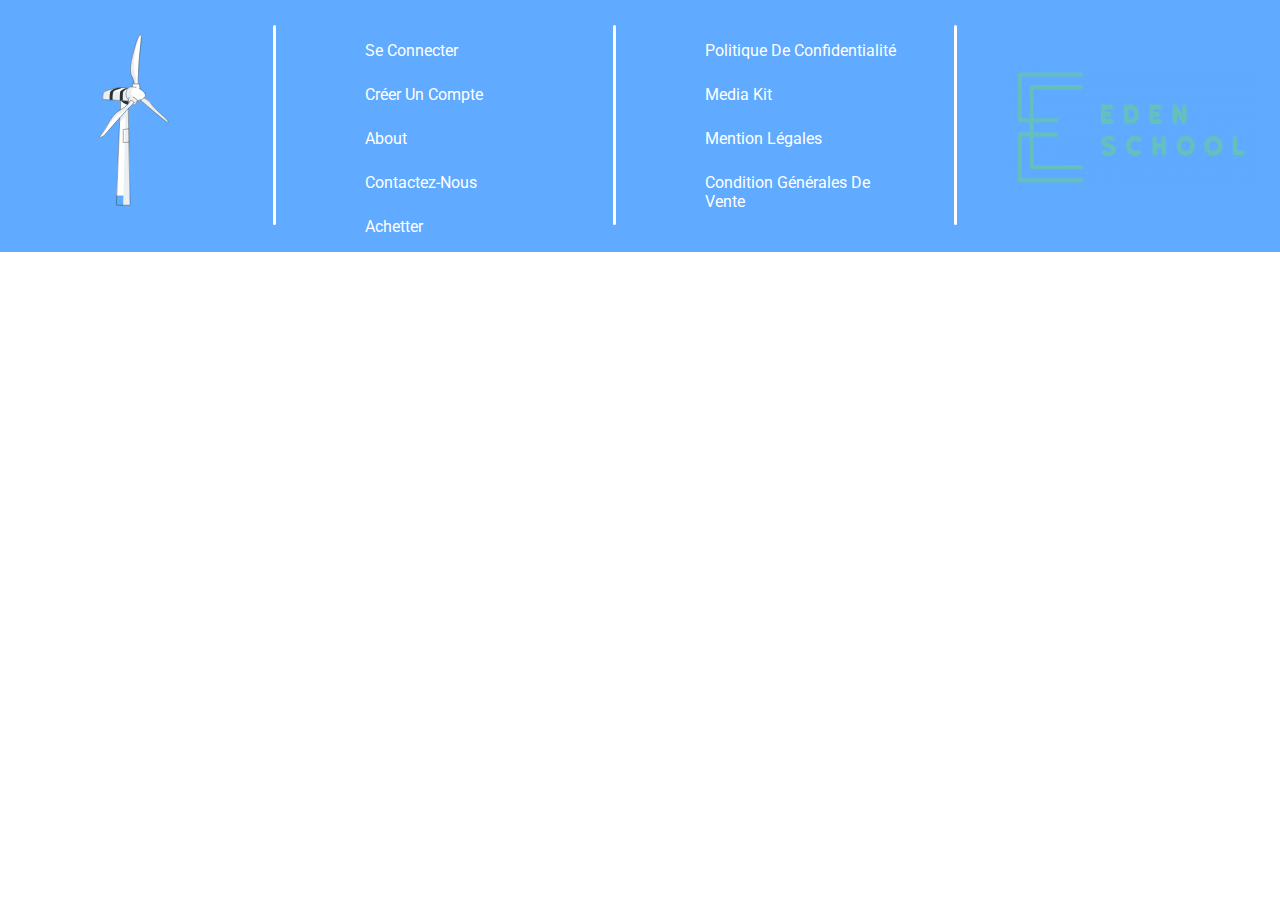
<file: Footer/Footer.html>
<!DOCTYPE html>
<html lang="fr">
<head>
    <meta charset="UTF-8">
    <meta http-equiv="X-UA-Compatible" content="IE=edge">
    <meta name="viewport" content="width=device-width, initial-scale=1.0">
    <link rel="stylesheet" type="text/css" href="./CSS/footer.css">
    <title>Footer</title>
</head>
<body>

</body>
<footer>
    <div>
        <img id="logoFFEnergyFooter" src="..\index\images\wind.svg">
        <p></p>
    </div>
    <div class="barreBlancheFooter"></div>
    <div>
        <ul class="divfooter1">
            <li>Se Connecter</li>
            <li>Créer Un Compte</li>
            <li>About</li>
            <li>Contactez-Nous</li>
            <li>Achetter</li>
        </ul>
    </div>
    <div class="barreBlancheFooter"></div>
    <div>
        <ul class="divfooter2">
            <li>Politique De Confidentialité</li>
            <li>Media Kit</li>
            <li>Mention Légales</li>
            <li>Condition Générales De Vente</li>
        </ul>
    </div>
    <div class="barreBlancheFooter"></div>
    <div>
        <img id="logoEdenSchoolFooter" src="./Image/EDEN_HORI_VERT-300x136.png">
    </div>
</footer>
</html>
</file>
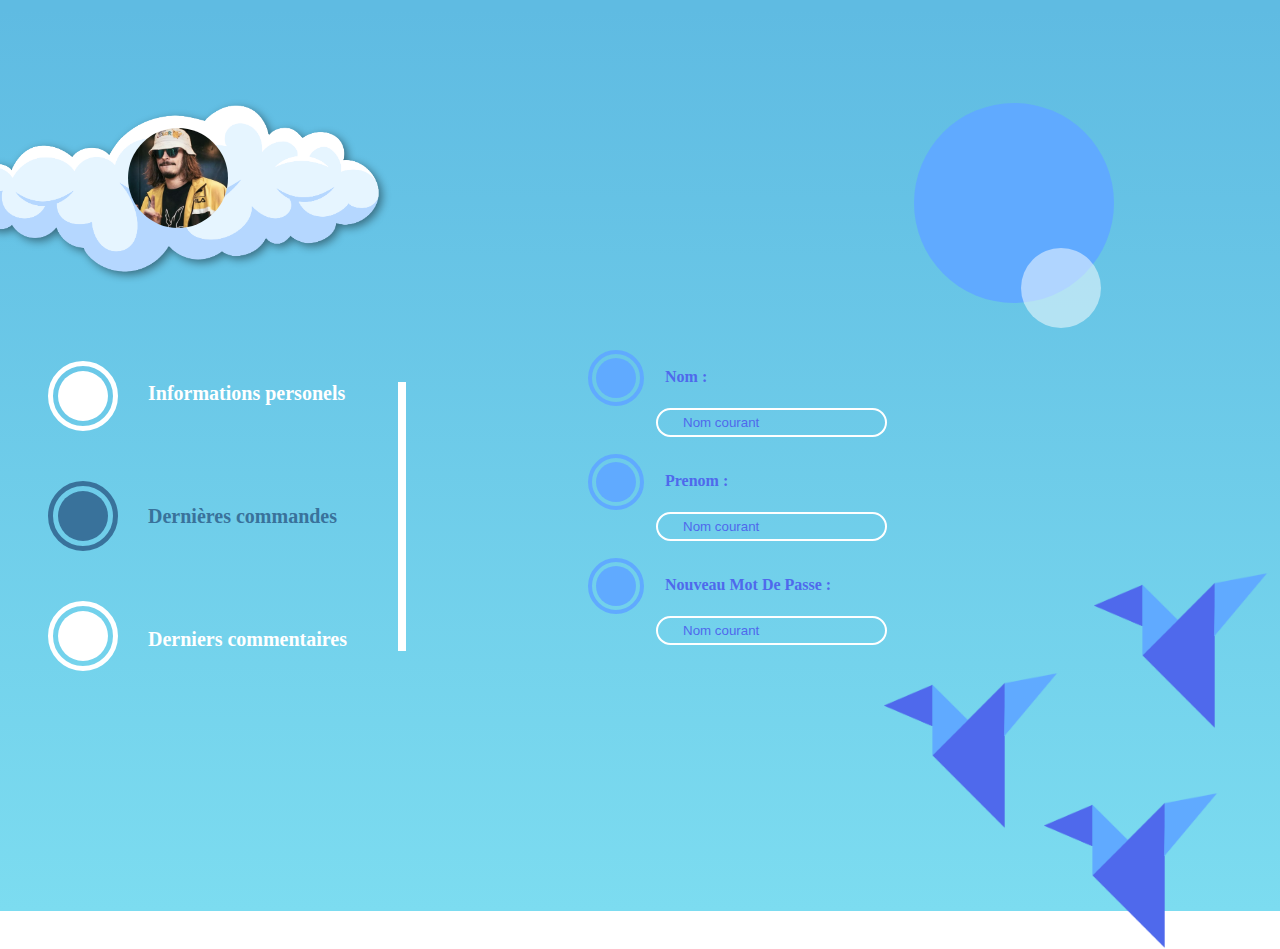
<file: Page-Compte/Compte1.html>
<!DOCTYPE html>
<html lang="fr">
<head>
    <meta charset="UTF-8">
    <meta http-equiv="X-UA-Compatible" content="IE=edge">
    <meta name="viewport" content="width=device-width, initial-scale=1.0">
    <link rel="stylesheet" type="text/css" href="./SCSS/Compte1.css">
    <title>Compte Informations personels</title>
</head>
<body>
    <section class="sectionCoter">
        <div class="PPNuage">
            <img id="nuage" src="./Image/nuage4.png">
            <img id="PP" src="./Image/lorenzo.jpg">
        </div>
        <ul>
            <li>Informations personels</li>
            <li id="selectedLi">Dernières commandes</li>
            <li>Derniers commentaires</li>
        </ul>
        <div id="lescercles">
            <div class="circle">
                <div class="circle-white-around-cirle"></div>
                <div class="circle-white"></div>
            </div>
            <div class="circle">
                <div class="selectedArroundCircle circle-white-around-cirle"></div>
                <div class="selectedcircle circle-white"></div>
            </div>
            <div class="circle">
                <div class="circle-white-around-cirle"></div>
                <div class="circle-white"></div>
            </div>
        </div>
    </section>
    <section class="sectionAuteCoter">
        <div id="bulle">
            <div class="circle-transparent-white"></div>
            <div class="circle-transparent-blue"></div>
        </div>

        <div id="LesInformations">
            <form>
                <div class="circleInfo">
                    <div class="circle-around-info"></div>
                    <div class="circle-info"></div>
                </div>
                <label>Nom :</label>
                <input type="text" placeholder="Nom courant">

                <div class="circleInfo">
                    <div class="circle-around-info"></div>
                    <div class="circle-info"></div>
                </div>
                <label>Prenom :</label>
                <input type="text" placeholder="Nom courant">

                <div class="circleInfo">
                    <div class="circle-around-info"></div>
                    <div class="circle-info"></div>
                </div>
                <label>Nouveau Mot De Passe :</label>
                <input type="text" placeholder="Nom courant">
            </form>

        </div>

        <div id="lesOiseauxCompte">
            <img id="oiseau1compte" src="./Image/oiseaux-pageCompte.png">
            <img id="oiseau2compte" src="./Image/oiseaux-pageCompte.png">
            <img id="oiseau3compte" src="./Image/oiseaux-pageCompte.png">
        </div>
    </section>
</body>
</html>
</file>
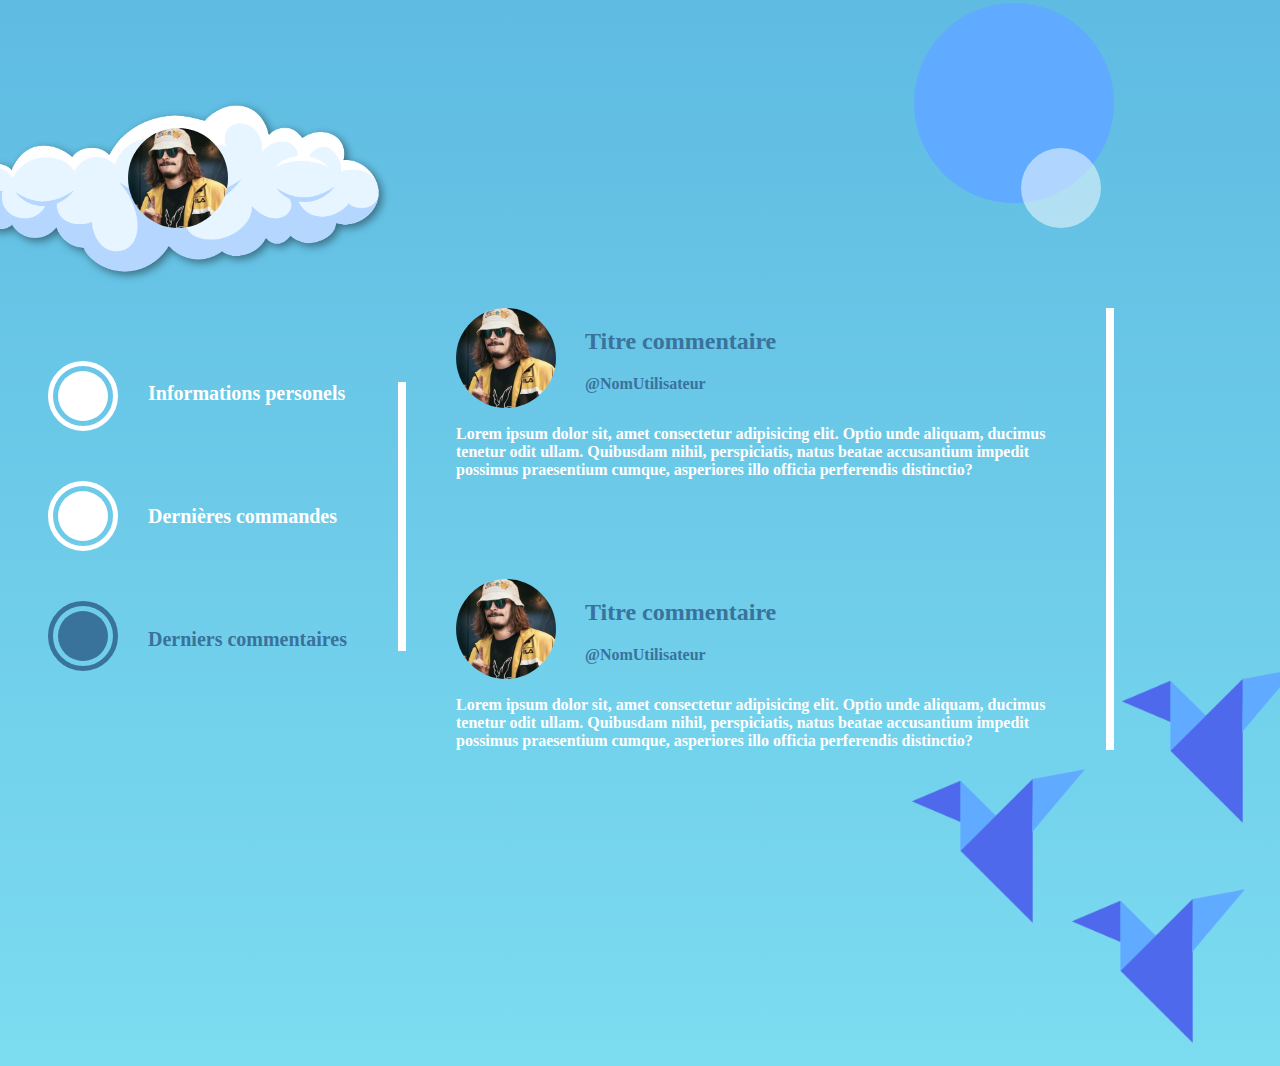
<file: Page-Compte/Compte2.html>
<!DOCTYPE html>
<html lang="fr">
<head>
    <meta charset="UTF-8">
    <meta http-equiv="X-UA-Compatible" content="IE=edge">
    <meta name="viewport" content="width=device-width, initial-scale=1.0">
    <link rel="stylesheet" type="text/css" href="./SCSS/Compte2.css">
    <title>Compte Commentaire</title>
</head>
<body>
    <section class="sectionCoter">
        <div class="PPNuage">
            <img id="nuage" src="./Image/nuage4.png">
            <img id="PP" src="./Image/lorenzo.jpg">
        </div>
        <ul>    
            <li>Informations personels</li>
            <li>Dernières commandes</li>
            <li id="selectedLi">Derniers commentaires</li>
        </ul>
        <div id="lescercles">
            <div class="circle">
                <div class="circle-white-around-cirle"></div>
                <div class="circle-white"></div>
            </div>
            <div class="circle">
                <div class="circle-white-around-cirle"></div>
                <div class="circle-white"></div>
            </div>
            <div class="circle">
                <div class="selectedArroundCircle circle-white-around-cirle"></div>
                <div class="selectedcircle circle-white"></div>
            </div>
        </div>
        
    </section>
    <section class="sectionAuteCoter">
        <div id="bulle">
            <div class="circle-transparent-white"></div>
            <div class="circle-transparent-blue"></div>
        </div>

        <div id="LesCommentaires">
            <div class="commentaire">
                <div class="topCommentaire">
                    <img src="./Image/lorenzo.jpg">
                    <div>
                        <h2>Titre commentaire</h2>
                        <p>@NomUtilisateur</p>
                    </div>
                </div>
                <p>Lorem ipsum dolor sit, amet consectetur adipisicing elit. Optio unde aliquam, ducimus tenetur odit ullam. Quibusdam nihil, perspiciatis, natus beatae accusantium impedit possimus praesentium cumque, asperiores illo officia perferendis distinctio?</p>
            </div>
            <div class="commentaire">
                <div class="topCommentaire">
                    <img src="./Image/lorenzo.jpg">
                    <div>
                        <h2>Titre commentaire</h2>
                        <p>@NomUtilisateur</p>
                    </div>
                </div>
                <p>Lorem ipsum dolor sit, amet consectetur adipisicing elit. Optio unde aliquam, ducimus tenetur odit ullam. Quibusdam nihil, perspiciatis, natus beatae accusantium impedit possimus praesentium cumque, asperiores illo officia perferendis distinctio?</p>
            </div>
        </div>
        
        <div id="lesOiseauxCompte">
            <img id="oiseau1compte" src="./Image/oiseaux-pageCompte.png">
            <img id="oiseau2compte" src="./Image/oiseaux-pageCompte.png">
            <img id="oiseau3compte" src="./Image/oiseaux-pageCompte.png">
        </div>
    </section>
</body>
</html>
</file>
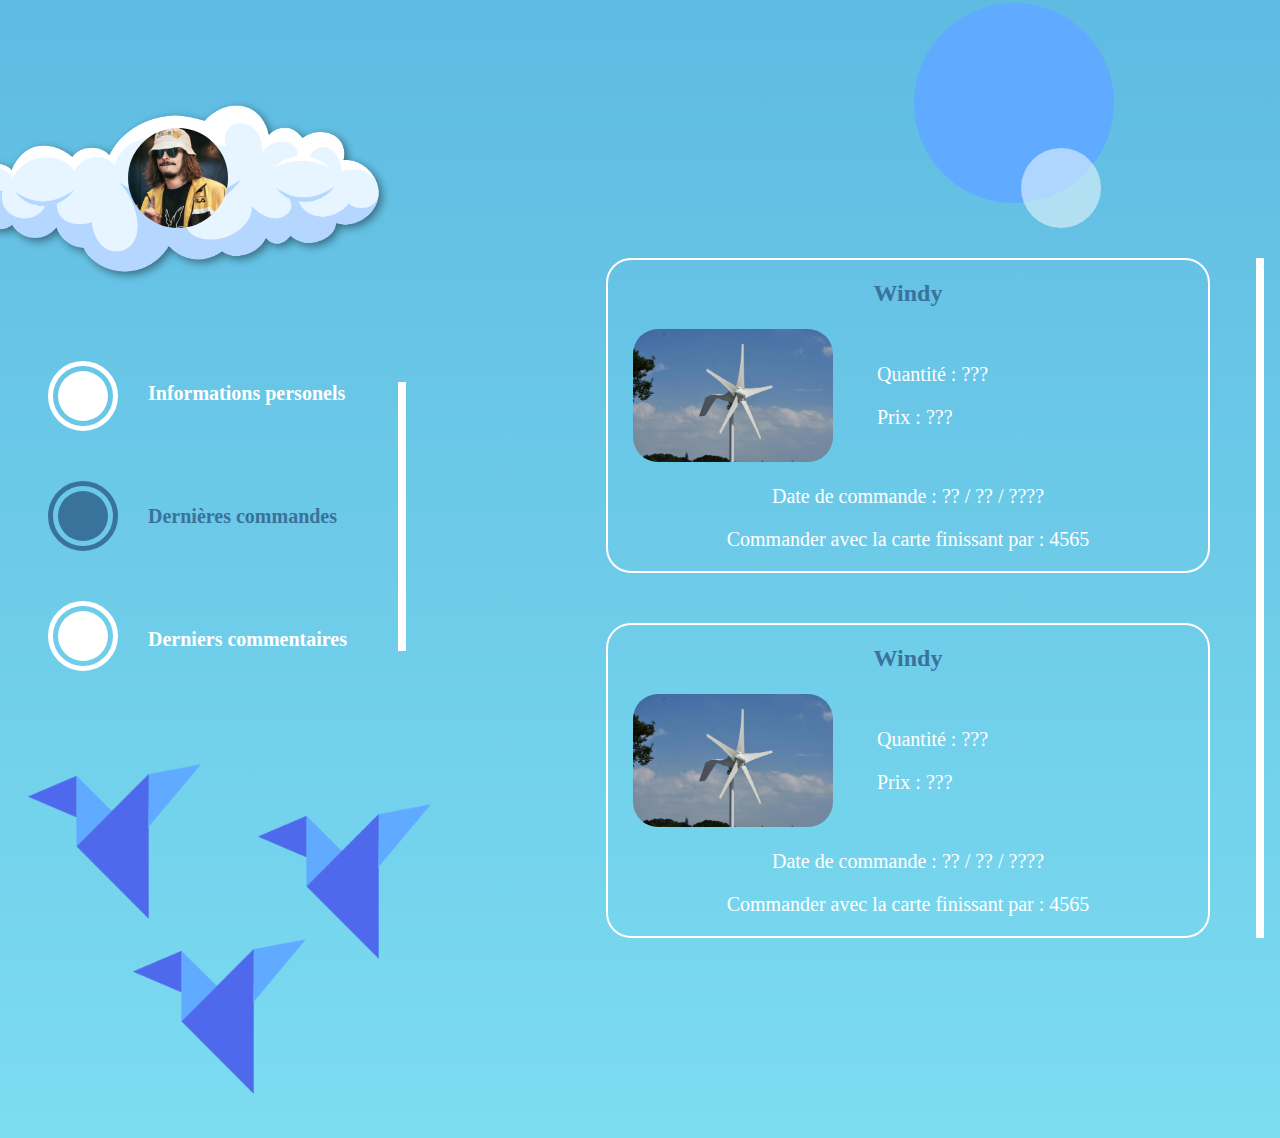
<file: Page-Compte/Compte3.html>
<!DOCTYPE html>
<html lang="fr">
<head>
    <meta charset="UTF-8">
    <meta http-equiv="X-UA-Compatible" content="IE=edge">
    <meta name="viewport" content="width=device-width, initial-scale=1.0">
    <link rel="stylesheet" type="text/css" href="./SCSS/Compte3.css">
    <title>Compte Commande</title>
</head>
<body>
    <section class="sectionCoter">
        <div class="PPNuage">
            <img id="nuage" src="./Image/nuage4.png">
            <img id="PP" src="./Image/lorenzo.jpg">
        </div>
        <ul>    
            <li>Informations personels</li>
            <li id="selectedLi">Dernières commandes</li>
            <li>Derniers commentaires</li>
        </ul>
        <div id="lescercles">
            <div class="circle">
                <div class="circle-white-around-cirle"></div>
                <div class="circle-white"></div>
            </div>
            <div class="circle">
                <div class="selectedArroundCircle circle-white-around-cirle"></div>
                <div class="selectedcircle circle-white"></div>
            </div>
            <div class="circle">
                <div class="circle-white-around-cirle"></div>
                <div class="circle-white"></div>
            </div>
        </div>
        <div id="lesOiseauxCompte">
            <img id="oiseau1compte" src="./Image/oiseaux-pageCompte.png">
            <img id="oiseau2compte" src="./Image/oiseaux-pageCompte.png">
            <img id="oiseau3compte" src="./Image/oiseaux-pageCompte.png">
        </div>
    </section>
    <section class="sectionAuteCoter">
        <div id="bulle">
            <div class="circle-transparent-white"></div>
            <div class="circle-transparent-blue"></div>
          </div>
        <div id="lescommandes">
            <div class="commande">
                <h2>Windy</h2>
                <div class="image">
                    <img src="./Image/eolienne4.jpg">
                    <ul>
                        <li>Quantité : ???</li>
                        <li>Prix : ???</li>
                    </ul>
                </div>
                <p>Date de commande : ?? / ?? / ????</p>
                <p>Commander avec la carte finissant par : 4565</p>
            </div>
            <div class="commande">
                <h2>Windy</h2>
                <div class="image">
                    <img src="./Image/eolienne4.jpg">
                    <ul>
                        <li>Quantité : ???</li>
                        <li>Prix : ???</li>
                    </ul>
                </div>
                <p>Date de commande : ?? / ?? / ????</p>
                <p>Commander avec la carte finissant par : 4565</p>
            </div>
        </div>
    </section>
</body>
</html>
</file>
<file: Footer/CSS/footer.css>
@import url("https://fonts.googleapis.com/css2?family=Sansita:wght@400;700;800;900&display=swap");@import url("https://fonts.googleapis.com/css2?family=Roboto:wght@100;300;400;500;700;900&display=swap");@import url("https://fonts.googleapis.com/css2?family=Knewave&display=swap");body{margin:0}footer{background-color:#60AAFF;display:flex;justify-content:space-around;flex-wrap:wrap}footer .barreBlancheFooter{height:200px;margin-top:25px;width:3px;border-radius:3px;background-color:white}footer div{display:flex;justify-content:center;vertical-align:middle}footer div #logoEdenSchoolFooter{width:250px;height:125px;margin-top:65px}footer div #logoFFEnergyFooter{width:200px;height:200px;margin-top:25px}footer div ul{width:200px}footer div ul li{font-family:'Roboto', sans-serif;list-style-type:none;padding-top:25px;color:white}@media screen and (min-width: 0px) and (max-width: 960px){footer{display:block;width:100%}footer .barreBlancheFooter{height:200px;transform:rotate(90deg);margin-top:0;margin-left:auto;margin-right:auto}}
</file>
<file: Page-Compte/SCSS/Compte1.css>
html {
  overflow-x: hidden;
}

body {
  background: #0f056b;
  background: -webkit-gradient(linear, left top, left bottom, color-stop(1%, #5fbbe2), to(#7cdcf0)) no-repeat;
  background: linear-gradient(#5fbbe2 1%, #7cdcf0 100%) no-repeat;
  display: -webkit-inline-box;
  display: -ms-inline-flexbox;
  display: inline-flex;
  width: 100%;
  margin-bottom: 200px;
}

.sectionCoter {
  width: 35%;
}

.sectionCoter .PPNuage #nuage {
  width: 650px;
  margin-left: -150px;
  position: absolute;
  z-index: 1;
}

.sectionCoter .PPNuage #PP {
  width: 100px;
  height: 100px;
  border-radius: 100%;
  -o-object-fit: cover;
     object-fit: cover;
  position: relative;
  margin-left: 120px;
  margin-top: 120px;
  z-index: 2;
}

.sectionCoter ul {
  margin-top: 150px;
  margin-left: 100px;
  color: white;
  list-style-type: none;
  border-right: 8px solid white;
  width: 250px;
}

.sectionCoter ul li {
  margin-top: 100px;
  font-size: 20px;
  font-weight: bold;
}

.sectionCoter ul #selectedLi {
  color: #39729B;
}

.sectionCoter #lescercles {
  margin-top: -310px;
}

.sectionCoter #lescercles .circle {
  width: 100px;
  height: 100px;
  margin-left: 150px;
  margin-top: 30px;
}

.sectionCoter #lescercles .circle .circle-white {
  width: 50px;
  height: 50px;
  background-color: white;
  border-radius: 100%;
  margin-left: -100px;
  margin-top: -10px;
}

.sectionCoter #lescercles .circle .circle-white-around-cirle {
  width: 60px;
  height: 60px;
  background-color: transparent;
  border: 5px solid white;
  position: absolute;
  border-radius: 100%;
  margin-left: -110px;
  margin-top: -10px;
}

.sectionCoter #lescercles .circle .selectedcircle {
  background-color: #39729B;
}

.sectionCoter #lescercles .circle .selectedArroundCircle {
  border-color: #39729B;
}

.sectionAuteCoter #lesOiseauxCompte {
  margin-left: 90%;
}

.sectionAuteCoter #lesOiseauxCompte img {
  position: absolute;
  width: 180px;
}

.sectionAuteCoter #lesOiseauxCompte #oiseau1compte {
  margin-top: 120px;
  margin-left: 200px;
}

.sectionAuteCoter #lesOiseauxCompte #oiseau2compte {
  margin-left: 40px;
}

.sectionAuteCoter #lesOiseauxCompte #oiseau3compte {
  margin-top: -100px;
  margin-left: 250px;
}

.sectionAuteCoter #bulle {
  margin-top: 200px;
}

.sectionAuteCoter #bulle .circle-transparent-white {
  width: 80px;
  height: 80px;
  border-radius: 100%;
  background-color: #FFFFFF;
  opacity: 0.5;
  right: 14%;
  margin-top: 40px;
  position: absolute;
  z-index: 4;
}

.sectionAuteCoter #bulle .circle-transparent-blue {
  width: 200px;
  height: 200px;
  border-radius: 100%;
  background-color: #60AAFF;
  opacity: 1;
  right: 13%;
  margin-top: -105px;
  position: absolute;
  z-index: 3;
}

.sectionAuteCoter #LesInformations {
  margin-top: 350px;
  margin-left: 200px;
}

.sectionAuteCoter #LesInformations form .circleInfo {
  display: inline-block;
  margin-left: -60px;
  margin-right: 25px;
  vertical-align: middle;
}

.sectionAuteCoter #LesInformations form .circleInfo .circle-around-info {
  width: 48px;
  height: 48px;
  background-color: transparent;
  border-radius: 100%;
  border: 4px solid #60AAFF;
  position: absolute;
  margin-left: -8px;
  margin-top: -8px;
}

.sectionAuteCoter #LesInformations form .circleInfo .circle-info {
  width: 40px;
  height: 40px;
  background-color: #60AAFF;
  border-radius: 100%;
}

.sectionAuteCoter #LesInformations form label {
  display: inline-block;
  color: #4F69EC;
  font-weight: bold;
}

.sectionAuteCoter #LesInformations form input {
  margin-top: 10px;
  margin-bottom: 25px;
  background-color: transparent;
  border: 2px solid white;
  border-radius: 25px;
  padding: 5px 25px 5px 25px;
  display: block;
}

.sectionAuteCoter #LesInformations form input::-webkit-input-placeholder {
  color: #4F69EC;
}

.sectionAuteCoter #LesInformations form input:-ms-input-placeholder {
  color: #4F69EC;
}

.sectionAuteCoter #LesInformations form input::-ms-input-placeholder {
  color: #4F69EC;
}

.sectionAuteCoter #LesInformations form input::placeholder {
  color: #4F69EC;
}

@media screen and (min-width: 0px) and (max-width: 1180px) {
  body {
    display: block;
    margin-bottom: 350px;
  }
  .sectionCoter {
    width: 100%;
  }
  .sectionCoter .PPNuage #nuage {
    width: 100%;
    position: absolute;
    z-index: 1;
    margin-left: auto;
    display: none;
  }
  .sectionCoter .PPNuage #PP {
    width: 100px;
    height: 100px;
    border-radius: 100%;
    -o-object-fit: cover;
       object-fit: cover;
    position: relative;
    margin-left: 50%;
    margin-right: 50%;
    margin-top: 120px;
    z-index: 2;
  }
  .sectionCoter ul {
    width: 50%;
    margin-left: 25%;
    text-align: center;
  }
  .sectionCoter #lescercles {
    margin-left: 20%;
  }
  .sectionAuteCoter {
    margin-top: 50px;
  }
  .sectionAuteCoter #LesInformations {
    margin-top: 100px;
  }
  .sectionAuteCoter #bulle {
    margin-top: 150px;
    padding-bottom: 10px;
  }
  .sectionAuteCoter #lesOiseauxCompte {
    margin-top: 150px;
    margin-left: 40%;
  }
  .sectionAuteCoter #lesOiseauxCompte img {
    width: 150px;
  }
  .sectionAuteCoter #lesOiseauxCompte #oiseau1compte {
    margin-top: 50px;
    margin-left: 350px;
  }
  .sectionAuteCoter #lesOiseauxCompte #oiseau2compte {
    margin-top: -50px;
    margin-left: 150px;
  }
  .sectionAuteCoter #lesOiseauxCompte #oiseau3compte {
    margin-top: -150px;
    margin-left: 370px;
  }
}

@media screen and (min-width: 0px) and (max-width: 615px) {
  .sectionCoter #lescercles {
    margin-left: 5%;
  }
  .sectionAuteCoter #lesOiseauxCompte {
    margin-left: 0%;
  }
}
/*# sourceMappingURL=Compte1.css.map */
</file>
<file: Page-Compte/SCSS/Compte2.css>
html {
  overflow-x: hidden;
}

body {
  background: #0f056b;
  background: -webkit-gradient(linear, left top, left bottom, color-stop(1%, #5fbbe2), to(#7cdcf0)) no-repeat;
  background: linear-gradient(#5fbbe2 1%, #7cdcf0 100%) no-repeat;
  display: -webkit-inline-box;
  display: -ms-inline-flexbox;
  display: inline-flex;
  width: 100%;
  margin-bottom: 300px;
}

.sectionCoter {
  width: 35%;
}

.sectionCoter .PPNuage #nuage {
  width: 650px;
  margin-left: -150px;
  position: absolute;
  z-index: 1;
}

.sectionCoter .PPNuage #PP {
  width: 100px;
  height: 100px;
  border-radius: 100%;
  -o-object-fit: cover;
     object-fit: cover;
  position: relative;
  margin-left: 120px;
  margin-top: 120px;
  z-index: 2;
}

.sectionCoter ul {
  margin-top: 150px;
  margin-left: 100px;
  color: white;
  list-style-type: none;
  border-right: 8px solid white;
  width: 250px;
}

.sectionCoter ul li {
  margin-top: 100px;
  font-size: 20px;
  font-weight: bold;
}

.sectionCoter ul #selectedLi {
  color: #39729B;
}

.sectionCoter #lescercles {
  margin-top: -310px;
}

.sectionCoter #lescercles .circle {
  width: 100px;
  height: 100px;
  margin-left: 150px;
  margin-top: 30px;
}

.sectionCoter #lescercles .circle .circle-white {
  width: 50px;
  height: 50px;
  background-color: white;
  border-radius: 100%;
  margin-left: -100px;
  margin-top: -10px;
}

.sectionCoter #lescercles .circle .circle-white-around-cirle {
  width: 60px;
  height: 60px;
  background-color: transparent;
  border: 5px solid white;
  position: absolute;
  border-radius: 100%;
  margin-left: -110px;
  margin-top: -10px;
}

.sectionCoter #lescercles .circle .selectedcircle {
  background-color: #39729B;
}

.sectionCoter #lescercles .circle .selectedArroundCircle {
  border-color: #39729B;
}

.sectionAuteCoter {
  width: 65%;
}

.sectionAuteCoter #bulle {
  margin-top: 100px;
}

.sectionAuteCoter #bulle .circle-transparent-white {
  width: 80px;
  height: 80px;
  border-radius: 100%;
  background-color: #FFFFFF;
  opacity: 0.5;
  right: 14%;
  margin-top: 40px;
  position: absolute;
  z-index: 4;
}

.sectionAuteCoter #bulle .circle-transparent-blue {
  width: 200px;
  height: 200px;
  border-radius: 100%;
  background-color: #60AAFF;
  opacity: 1;
  right: 13%;
  margin-top: -105px;
  position: absolute;
  z-index: 3;
}

.sectionAuteCoter #LesCommentaires {
  margin-top: 300px;
  border-right: 8px solid white;
  padding-right: 50px;
  width: 600px;
}

.sectionAuteCoter #LesCommentaires .commentaire {
  margin-top: 100px;
  width: 600px;
}

.sectionAuteCoter #LesCommentaires .commentaire .topCommentaire img {
  width: 100px;
  height: 100px;
  border-radius: 100%;
  -o-object-fit: cover;
     object-fit: cover;
  display: inline-block;
  vertical-align: middle;
}

.sectionAuteCoter #LesCommentaires .commentaire .topCommentaire div {
  display: inline-block;
  vertical-align: middle;
  margin-left: 25px;
}

.sectionAuteCoter #LesCommentaires .commentaire .topCommentaire div h2 {
  color: #39729B;
}

.sectionAuteCoter #LesCommentaires .commentaire .topCommentaire div p {
  color: #39729B;
  font-weight: bold;
}

.sectionAuteCoter #LesCommentaires .commentaire p {
  color: white;
  font-weight: bold;
}

.sectionAuteCoter #lesOiseauxCompte {
  margin-left: 50%;
}

.sectionAuteCoter #lesOiseauxCompte img {
  position: absolute;
  width: 180px;
}

.sectionAuteCoter #lesOiseauxCompte #oiseau1compte {
  margin-top: 120px;
  margin-left: 200px;
}

.sectionAuteCoter #lesOiseauxCompte #oiseau2compte {
  margin-left: 40px;
}

.sectionAuteCoter #lesOiseauxCompte #oiseau3compte {
  margin-top: -100px;
  margin-left: 250px;
}

@media screen and (min-width: 0px) and (max-width: 1180px) {
  body {
    display: block;
    margin-bottom: 350px;
  }
  .sectionCoter {
    width: 100%;
  }
  .sectionCoter .PPNuage #nuage {
    width: 100%;
    position: absolute;
    z-index: 1;
    margin-left: auto;
    display: none;
  }
  .sectionCoter .PPNuage #PP {
    width: 100px;
    height: 100px;
    border-radius: 100%;
    -o-object-fit: cover;
       object-fit: cover;
    position: relative;
    margin-left: 50%;
    margin-right: 50%;
    margin-top: 120px;
    z-index: 2;
  }
  .sectionCoter ul {
    width: 50%;
    margin-left: 25%;
    text-align: center;
  }
  .sectionCoter #lescercles {
    margin-left: 20%;
  }
  .sectionAuteCoter {
    width: 100%;
  }
  .sectionAuteCoter #LesCommentaires {
    margin-left: auto;
    margin-right: auto;
    margin-top: 10px;
  }
  .sectionAuteCoter #bulle {
    padding-bottom: 10px;
  }
  .sectionAuteCoter #lesOiseauxCompte {
    margin-top: 150px;
  }
  .sectionAuteCoter #lesOiseauxCompte #oiseau1compte {
    margin-top: 0px;
    margin-left: 350px;
  }
  .sectionAuteCoter #lesOiseauxCompte #oiseau2compte {
    margin-top: -80px;
    margin-left: 150px;
  }
  .sectionAuteCoter #lesOiseauxCompte #oiseau3compte {
    margin-top: -200px;
    margin-left: 370px;
  }
}

@media screen and (min-width: 0px) and (max-width: 615px) {
  .sectionCoter #lescercles {
    margin-left: 5%;
  }
}
/*# sourceMappingURL=Compte2.css.map */
</file>
<file: Page-Compte/SCSS/Compte3.css>
html {
  overflow-x: hidden;
}

body {
  background: #0f056b;
  background: -webkit-gradient(linear, left top, left bottom, color-stop(1%, #5fbbe2), to(#7cdcf0)) no-repeat;
  background: linear-gradient(#5fbbe2 1%, #7cdcf0 100%) no-repeat;
  display: -webkit-inline-box;
  display: -ms-inline-flexbox;
  display: inline-flex;
  width: 100%;
  margin-bottom: 200px;
}

.sectionCoter {
  width: 35%;
}

.sectionCoter .PPNuage #nuage {
  width: 650px;
  margin-left: -150px;
  position: absolute;
  z-index: 1;
}

.sectionCoter .PPNuage #PP {
  width: 100px;
  height: 100px;
  border-radius: 100%;
  -o-object-fit: cover;
     object-fit: cover;
  position: relative;
  margin-left: 120px;
  margin-top: 120px;
  z-index: 2;
}

.sectionCoter ul {
  margin-top: 150px;
  margin-left: 100px;
  color: white;
  list-style-type: none;
  border-right: 8px solid white;
  width: 250px;
}

.sectionCoter ul li {
  margin-top: 100px;
  font-size: 20px;
  font-weight: bold;
}

.sectionCoter ul #selectedLi {
  color: #39729B;
}

.sectionCoter #lescercles {
  margin-top: -310px;
}

.sectionCoter #lescercles .circle {
  width: 100px;
  height: 100px;
  margin-left: 150px;
  margin-top: 30px;
}

.sectionCoter #lescercles .circle .circle-white {
  width: 50px;
  height: 50px;
  background-color: white;
  border-radius: 100%;
  margin-left: -100px;
  margin-top: -10px;
}

.sectionCoter #lescercles .circle .circle-white-around-cirle {
  width: 60px;
  height: 60px;
  background-color: transparent;
  border: 5px solid white;
  position: absolute;
  border-radius: 100%;
  margin-left: -110px;
  margin-top: -10px;
}

.sectionCoter #lescercles .circle .selectedcircle {
  background-color: #39729B;
}

.sectionCoter #lescercles .circle .selectedArroundCircle {
  border-color: #39729B;
}

.sectionCoter #lesOiseauxCompte {
  margin-top: 50px;
}

.sectionCoter #lesOiseauxCompte img {
  position: absolute;
  width: 180px;
}

.sectionCoter #lesOiseauxCompte #oiseau1compte {
  margin-top: 175px;
  margin-left: 125px;
}

.sectionCoter #lesOiseauxCompte #oiseau2compte {
  margin-left: 20px;
}

.sectionCoter #lesOiseauxCompte #oiseau3compte {
  margin-top: 40px;
  margin-left: 250px;
}

.sectionAuteCoter {
  width: 65%;
}

.sectionAuteCoter #bulle {
  margin-top: 100px;
}

.sectionAuteCoter #bulle .circle-transparent-white {
  width: 80px;
  height: 80px;
  border-radius: 100%;
  background-color: #FFFFFF;
  opacity: 0.5;
  right: 14%;
  margin-top: 40px;
  position: absolute;
  z-index: 4;
}

.sectionAuteCoter #bulle .circle-transparent-blue {
  width: 200px;
  height: 200px;
  border-radius: 100%;
  background-color: #60AAFF;
  opacity: 1;
  right: 13%;
  margin-top: -105px;
  position: absolute;
  z-index: 3;
}

.sectionAuteCoter #lescommandes {
  margin-top: 250px;
  margin-left: 150px;
  border-right: 8px solid white;
  padding-right: 50px;
  width: 600px;
}

.sectionAuteCoter #lescommandes .commande {
  border: 2px solid white;
  width: 600px;
  margin-top: 50px;
  border-radius: 25px;
  vertical-align: middle;
}

.sectionAuteCoter #lescommandes .commande h2 {
  text-align: center;
  color: #39729B;
}

.sectionAuteCoter #lescommandes .commande .image img {
  display: inline-block;
  width: 200px;
  margin-left: 25px;
  border-radius: 25px;
  vertical-align: middle;
}

.sectionAuteCoter #lescommandes .commande .image ul {
  display: inline-block;
  vertical-align: middle;
  list-style-type: none;
}

.sectionAuteCoter #lescommandes .commande .image ul li {
  margin: 20px 0 20px 0;
  color: white;
  font-size: 20px;
}

.sectionAuteCoter #lescommandes .commande p {
  text-align: center;
  color: white;
  font-size: 20px;
}

@media screen and (min-width: 0px) and (max-width: 1180px) {
  body {
    display: block;
    margin-bottom: 350px;
  }
  .sectionCoter {
    width: 100%;
  }
  .sectionCoter .PPNuage #nuage {
    width: 100%;
    position: absolute;
    z-index: 1;
    margin-left: auto;
    display: none;
  }
  .sectionCoter .PPNuage #PP {
    width: 100px;
    height: 100px;
    border-radius: 100%;
    -o-object-fit: cover;
       object-fit: cover;
    position: relative;
    margin-left: 50%;
    margin-right: 50%;
    margin-top: 120px;
    z-index: 2;
  }
  .sectionCoter ul {
    width: 50%;
    margin-left: 25%;
    text-align: center;
  }
  .sectionCoter #lescercles {
    margin-left: 20%;
  }
  .sectionCoter #lesOiseauxCompte {
    margin-top: 150px;
  }
  .sectionCoter #lesOiseauxCompte img {
    width: 150px;
  }
  .sectionCoter #lesOiseauxCompte #oiseau1compte {
    margin-top: 50px;
    margin-left: 350px;
  }
  .sectionCoter #lesOiseauxCompte #oiseau2compte {
    margin-top: -50px;
    margin-left: 150px;
  }
  .sectionCoter #lesOiseauxCompte #oiseau3compte {
    margin-top: -150px;
    margin-left: 370px;
  }
  .sectionAuteCoter {
    width: 100%;
  }
  .sectionAuteCoter #lescercles {
    margin-left: auto;
    margin-right: auto;
    margin-top: 10px;
  }
  .sectionAuteCoter #bulle {
    padding-bottom: 10px;
  }
}

@media screen and (min-width: 0px) and (max-width: 615px) {
  .sectionCoter #lescercles {
    margin-left: 5%;
  }
}
/*# sourceMappingURL=Compte3.css.map */
</file>
